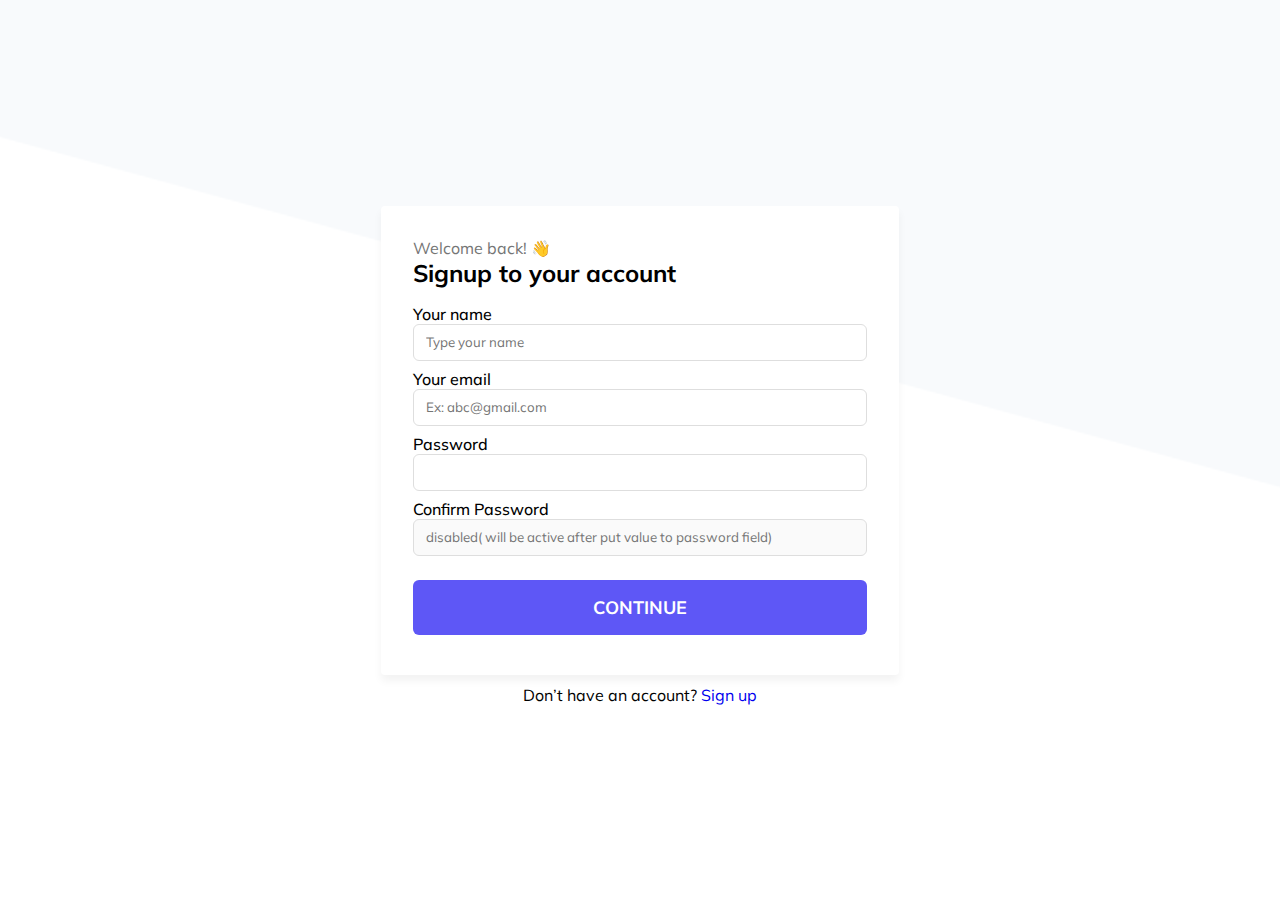
<file: index.html>
<!DOCTYPE html>
<html lang="en">
<head>
    <meta charset="UTF-8">
    <meta name="viewport" content="width=device-width, initial-scale=1.0">
 
    <link href="https://fonts.googleapis.com/css2?family=Mulish:wght@200;300;600;700&display=swap" rel="stylesheet">
    <link rel="stylesheet" href="./style.css">
    <link rel="stylesheet" href="https://fonts.googleapis.com/css2?family=Material+Symbols+Outlined:opsz,wght,FILL,GRAD@48,400,1,0" />
    <title>User Authentication</title>
</head>
<body>
    <div class="container">
    <p class="greeting">Welcome back! 👋</p>
    <h2 class="heading">Signup to your account</h2>
    <form id="signupForm">
      <div class="userNameField">
        <label for="username">Your name</label>
        <input type="text" id="username" placeholder="Type your name" />
      </div>

      <div class="emailField">
        <label for="email">Your email</label>
        <input type="email" id="email"  placeholder="Ex: abc@gmail.com" />
      </div>

      <div class="passwordField">
        <label for="password">Password</label>
        <input type="password" id="password"  />
        
      </div>

      <div class="confirmPasswordField">
        <label for="confirmPassword">Confirm Password</label>
        <input type="password" id="confirmPassword" placeholder="disabled( will be active after put value to password field)"  disabled />
       
      </div>
      <p id="passwordMatchMessage"></p>
     

      <div class="buttonField">
        <button type="submit">CONTINUE</button>
      </div>
    </form>
    <div id="signupMessage"></div>
    </div>
    <div class="askField">Don’t have an account? <a href="#">Sign up</a></div>

    <script src="signup.js"></script>
</body>
</html>
</file>
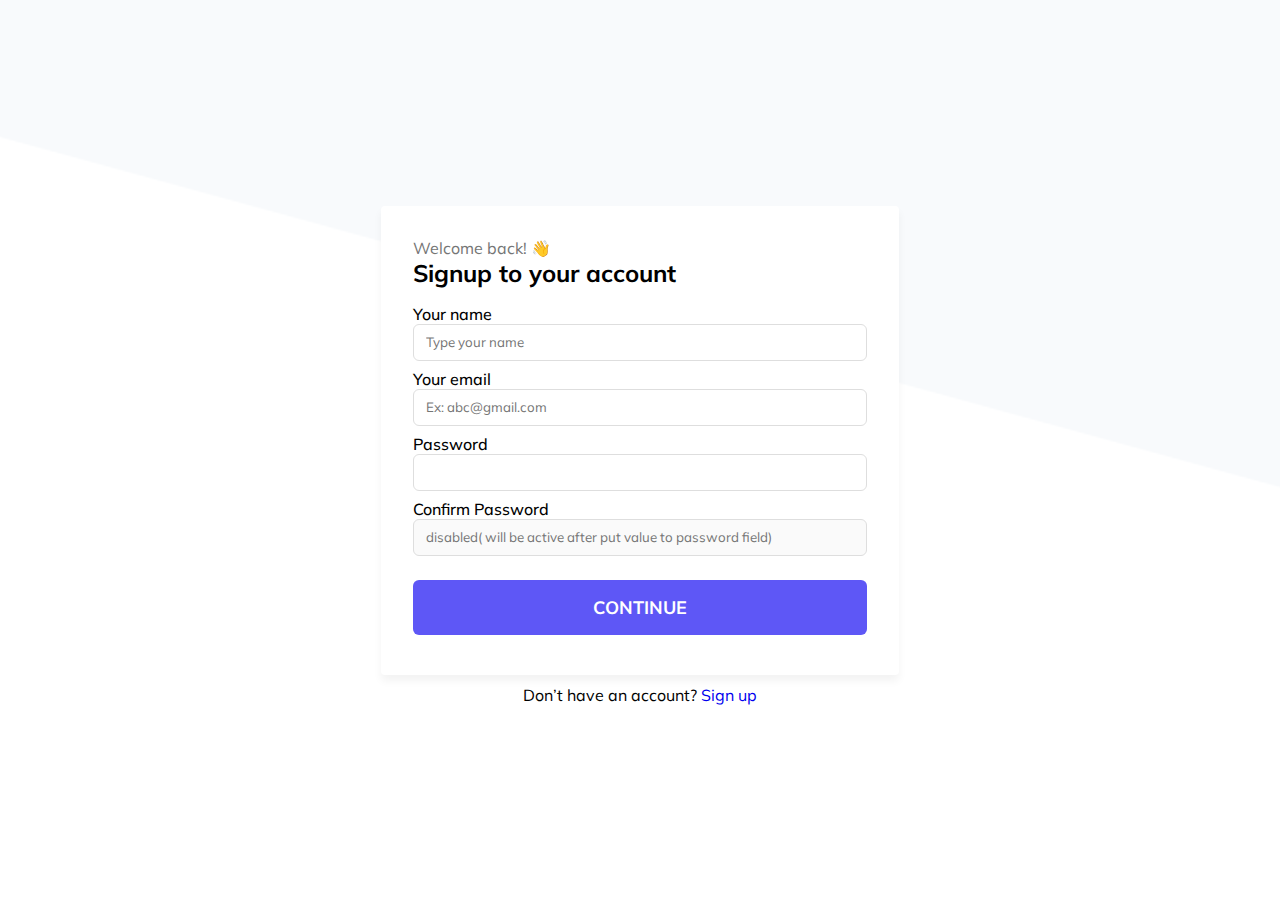
<file: profile.html>
<!DOCTYPE html>
<html lang="en">
  <head>
    <meta charset="UTF-8" />
    <meta name="viewport" content="width=device-width, initial-scale=1.0" />
    <link
      href="https://fonts.googleapis.com/css2?family=Mulish:wght@200;300;600;700&display=swap"
      rel="stylesheet"
    />
    <link rel="stylesheet" href="./style.css" />
    <link
      rel="stylesheet"
      href="https://fonts.googleapis.com/css2?family=Material+Symbols+Outlined:opsz,wght,FILL,GRAD@48,400,1,0"
    />
    <link rel="stylesheet" href="./profile.css" />
    <title>User Profile</title>
  </head>
  <body>
    <h3>Signup Successful!</h3>
    <div class="profileDetailsContainer">
        <div class="profileImageAndText">
            <h3 class="profileText">Profile</h3>
            <!-- User profile image -->
            <div class="profileImage">
                <svg xmlns="http://www.w3.org/2000/svg" width="41" height="42" viewBox="0 0 41 42" fill="none">
                    <path d="M20.6668 38.6667C30.5159 38.6667 38.5002 30.6824 38.5002 20.8333C38.5002 10.9843 30.5159 3 20.6668 3C10.8178 3 2.8335 10.9843 2.8335 20.8333C2.8335 30.6824 10.8178 38.6667 20.6668 38.6667Z" stroke="#625BF7" stroke-width="5" stroke-linecap="round" stroke-linejoin="round"/>
                  </svg>
                  <svg xmlns="http://www.w3.org/2000/svg" width="77" height="32" viewBox="0 0 77 32" fill="none">
                    <path d="M74.3333 29.25V20.3333C74.3333 15.6036 72.4545 11.0677 69.1101 7.72327C65.7657 4.37887 61.2297 2.5 56.5 2.5H20.8333C16.1036 2.5 11.5677 4.37887 8.22326 7.72327C4.87886 11.0677 3 15.6036 3 20.3333V29.25" stroke="#625BF7" stroke-width="5" stroke-linecap="round" stroke-linejoin="round"/>
                  </svg>
            </div>
        </div>
      <div id="profileDetails">
        
      </div>
      <div class="buttonField">
        <button type="button" id="logoutButton">LOGOUT</button>
      </div>
    </div>
      
    <script src="./profile.js"></script>
  </body>
</html>
</file>
<file: style.css>
*{
    margin: 0;
    padding: 0;
    box-sizing: border-box;
    font-family: 'Mulish', sans-serif;
     
}
:root{
    --danger: #dc3545;
    --success: #198754;
}
body{
    width: 100vw;
    height: 100vh;
    display: flex;
    justify-content: center;
    align-items: center;
    flex-direction: column;
    background-image: url('./Background\ Pattern01.png');
    background-repeat: no-repeat;
    background-position: center;
    background-size: cover;
    background-color: #f8fafc;
}
.container{
    /* border: 2px solid red; */
    border-radius: 4px;
    background: #FFF;
    box-shadow: 0px 6px 8px 0px rgba(0, 0, 0, 0.05);
    width: 518px;
    padding: 2rem;
    margin:  10px ;
    
}
.greeting{
    color: #757575;
}
.heading{
    font-size: 1.5rem;
}
#signupForm{
    /* border: 2px solid grey; */
    margin-top: 1rem;
}
#signupForm div{
    display: flex;
    flex-direction: column;
    margin-bottom: 0.5rem;
}
#signupForm div label{
    font-size: 1rem;
    font-weight: 500;
}
#signupForm div input{
    width: 100%;
    height: 37px;
    border: 1px solid #DEDEDE;
    border-radius: 6px;
    padding: 0 12px;
}
 
.confirmPasswordField{
    margin-bottom: 0px;
    
}
#passwordMatchMessage{
    margin-bottom: 1rem;
    font-size: 1rem;
    font-weight: bold;
    display: flex;
    align-items: center;
    
}
#passwordMatchMessage span{
    font-size: 14px;
    
}
.red{
    color: var(--danger);
}
.green{
    color: var(--success);
}
.buttonField button{
    height: 55px;
    font-size: 18px;
    background-color: #5e57f6;
    color: #ffff;
    border: none;
    outline: none;
    border-radius: 6px;
    font-weight: bold;
    cursor: pointer;
}
#signupMessage{
    width: 100%;
}

.askField a{
    text-decoration: none;
}









/* Responsive */
@media only screen and (max-width : 680px) {
    .container{ 
        width: 518px;
    }
}    
@media only screen and (max-width : 480px) {
    .container{ 
        width: 418px;
        height: 900px;
    }
    .heading{
        font-size: 1.2rem;
    }
}    
@media only screen and (max-width : 350px) {
    .container{ 
        width: 278px;
    }
    .heading{
        font-size: 1rem;
    }
}
</file>
<file: profile.css>
*{
    margin: 0;
    padding: 0;
    box-sizing: border-box;
    font-family: 'Mulish', sans-serif;
}
body{
    display: flex;
    flex-direction: column;
    justify-content: center;
    align-items: center;
    /* height: 100%; */
    background-image: url('./Background\ Pattern02.png');
    background-repeat: no-repeat;
    background-position:center;
    background-color: #f8fafc;
    background-size: cover;
    position: relative; 
   
}
h3{
    margin: 10px 0 20px 0;
    color: #625BF7;
    
}
.profileDetailsContainer{
   
    width: 444px;
    /* height: 537px; */
    background-color: #fff;
    padding: 35px;
    border-radius: 4px;
    box-shadow: 0px 6px 8px 0px rgba(0, 0, 0, 0.05);
    display: flex;
    flex-direction: column;
    align-items: center;
     
}
.profileImageAndText{
    display: flex;
    /* gap: 25px; */
    flex-direction: column;
    align-items: center;
} 
.profileText{
    margin-top: -17px;
}
.profileText{
    color: #333333;
}
.profileImage{
    display: flex;
    flex-direction: column;
    align-items: center;
    gap: 0.5rem;
}
#profileDetails{
    margin: 30px 0;
    display: flex;
    flex-direction: column;
    align-items: center;
}
#profileDetails p{
    padding: 10px;
    color: #333333;
    font-size: 1.1rem;
    
}
.buttonField{
    width: 100%;
}
#logoutButton{
    width: 100%;
    height: 55px;
    font-size: 18px;
    cursor: pointer;
}





/* Responsive */
@media only screen and (max-width : 680px) {
    .profileDetailsContainer{
        width: 450px;  
    }
}
@media only screen and (max-width : 448px) {
    .profileDetailsContainer{
        width: 330px;
    }
    #profileDetails p{
        padding: 5px;
        font-size: 0.9rem;
    }
}
@media screen and (max-width: 336px) {
  
    #profileDetails p{
        padding: 5px 0px;
        font-size: 0.9rem;
    }
    .profileDetailsContainer{
        width: 280px;
        padding: 20px;
        border-radius: 4px;
        box-shadow: 0px 6px 8px 0px rgba(0, 0, 0, 0.05);
        display: flex;
        flex-direction: column;
        align-items: center;
         
    }
}
</file>
